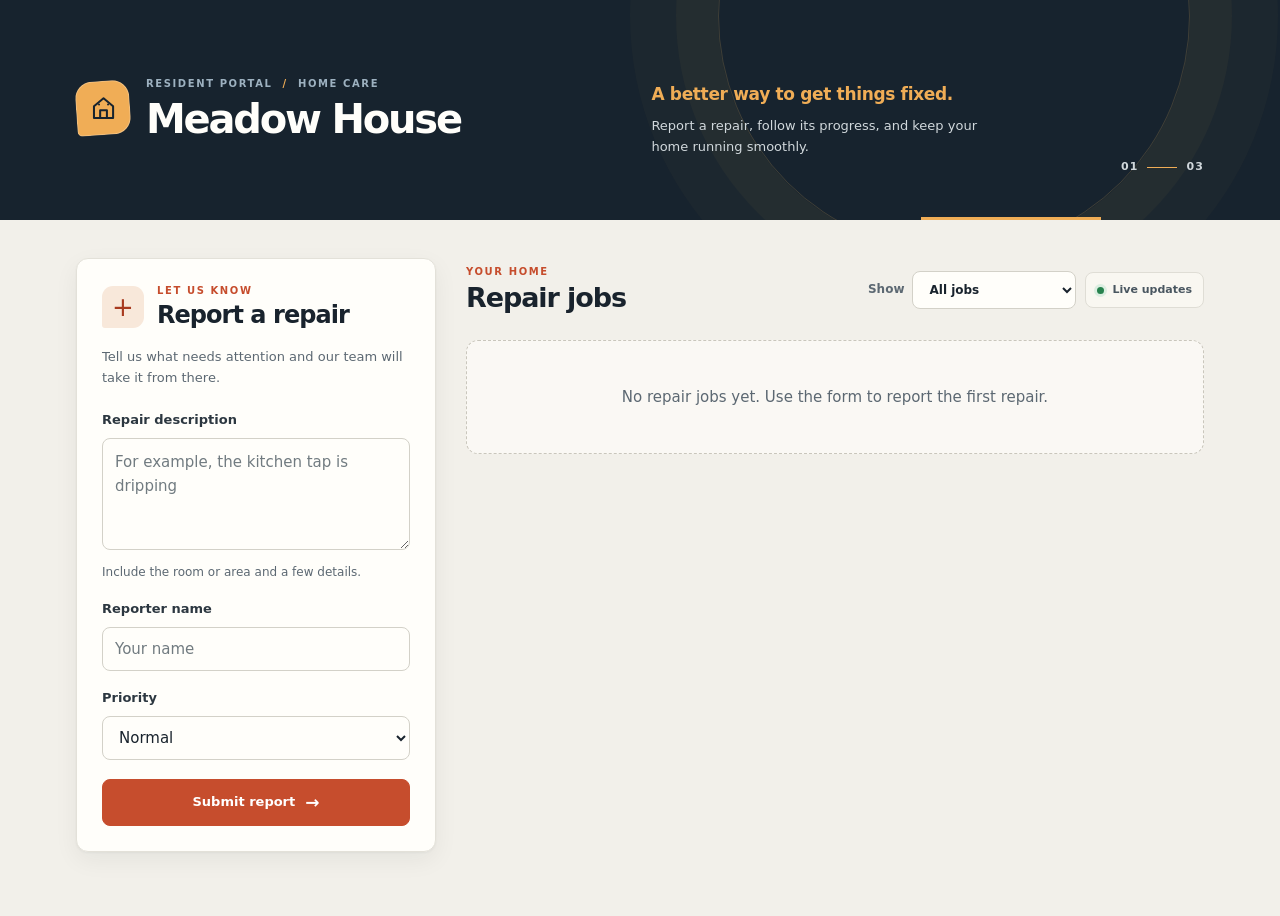
<file: index.html>
<!doctype html>
<html lang="en-GB">
<head>
<meta charset="utf-8">
<meta name="viewport" content="width=device-width,initial-scale=1">
<title>Meadow House | Resident repairs</title>
<link rel="stylesheet" href="styles.css">
</head>
<body>
<header class="site-header">
  <div class="header-inner">
    <div class="brand">
      <span class="brand-mark" aria-hidden="true">
        <svg viewBox="0 0 24 24" fill="none">
          <path d="m3.5 10 8.5-7 8.5 7v10.5h-17V10Z" stroke="currentColor" stroke-width="1.8" stroke-linejoin="round"/>
          <path d="M9 20.5v-7h6v7M8 8.5h.01M16 8.5h.01" stroke="currentColor" stroke-width="1.8" stroke-linecap="round" stroke-linejoin="round"/>
        </svg>
      </span>
      <div>
        <p class="eyebrow">Resident portal <span aria-hidden="true">/</span> Home care</p>
        <h1>Meadow House</h1>
      </div>
    </div>
    <div class="header-message">
      <p class="header-kicker">A better way to get things fixed.</p>
      <p class="sub">Report a repair, follow its progress, and keep your home running smoothly.</p>
    </div>
    <span class="header-index" aria-hidden="true">01 <i></i> 03</span>
  </div>
</header>

<main>
  <section class="panel" aria-labelledby="report-h">
    <div class="section-heading">
      <span class="section-icon" aria-hidden="true">+</span>
      <div>
        <p class="eyebrow">Let us know</p>
        <h2 id="report-h">Report a repair</h2>
      </div>
    </div>
    <p class="section-intro">Tell us what needs attention and our team will take it from there.</p>
    <form id="report" novalidate>
      <div class="field">
        <label for="desc">Repair description</label>
        <textarea id="desc" placeholder="For example, the kitchen tap is dripping" aria-describedby="desc-hint desc-err"></textarea>
        <p class="hint" id="desc-hint">Include the room or area and a few details.</p>
        <p class="err" id="desc-err"></p>
      </div>
      <div class="field">
        <label for="reporter">Reporter name</label>
        <input id="reporter" type="text" autocomplete="name" placeholder="Your name" aria-describedby="rep-err">
        <p class="err" id="rep-err"></p>
      </div>
      <div class="field">
        <label for="prio">Priority</label>
        <select id="prio"><option>Normal</option><option>Urgent</option></select>
      </div>
      <button class="submit-button" type="submit">Submit report <span aria-hidden="true">→</span></button>
      <div class="notice" id="create-msg" role="status" tabindex="-1"></div>
    </form>
  </section>

  <section class="jobs-section" aria-labelledby="jobs-h">
    <div class="jobs-heading">
      <div>
        <p class="eyebrow">Your home</p>
        <h2 id="jobs-h">Repair jobs</h2>
      </div>
      <div class="jobs-tools">
        <label class="filter-control" for="job-filter">
          <span>Show</span>
          <select id="job-filter">
            <option value="all">All jobs</option>
            <option value="New">New jobs</option>
            <option value="In Progress">In Progress</option>
            <option value="Completed">Completed</option>
            <option value="urgent">Urgent priority</option>
          </select>
        </label>
        <span class="live-label"><span aria-hidden="true"></span> Live updates</span>
      </div>
    </div>
    <div id="view"></div>
  </section>
</main>

<script src="app.js"></script>
</body>
</html>
</file>
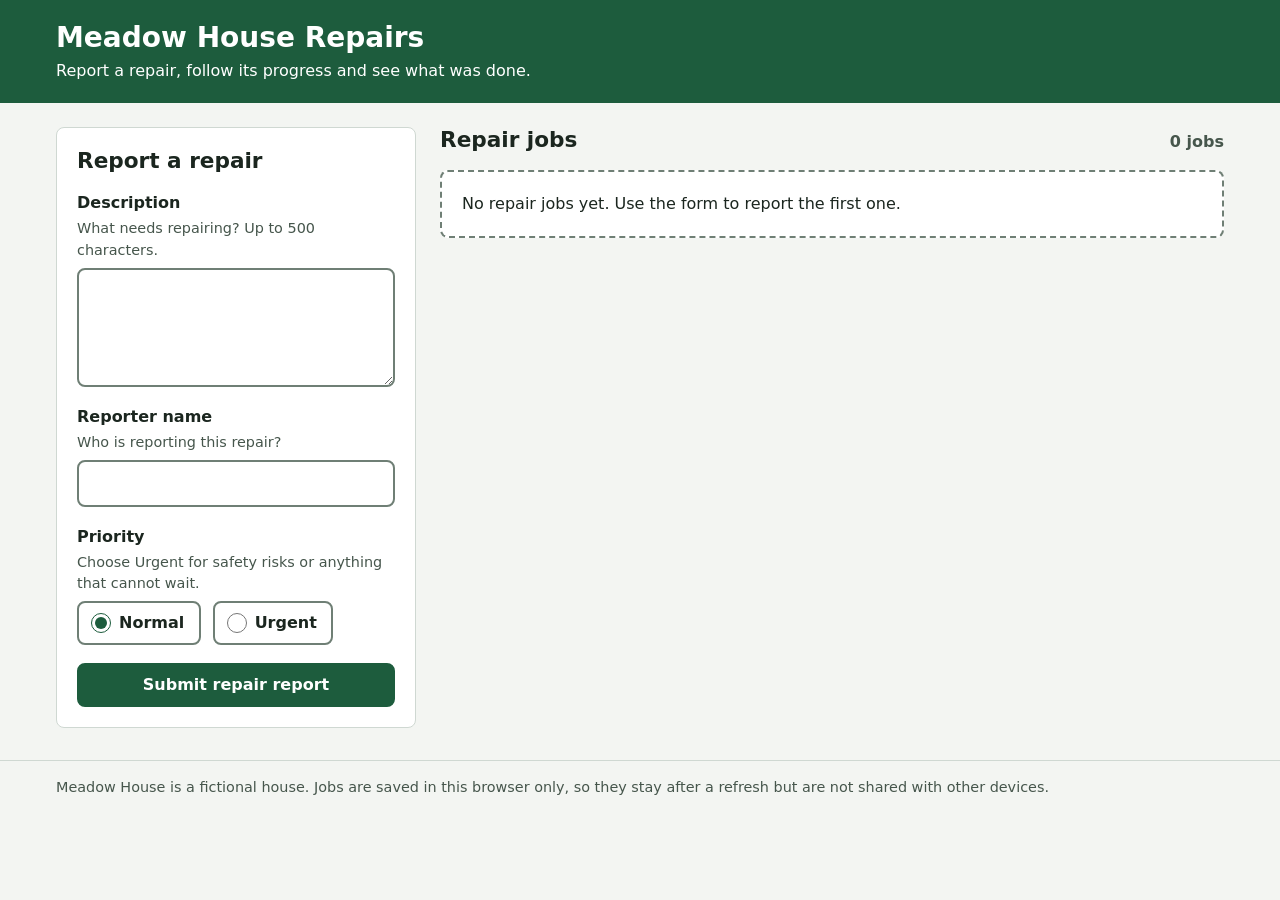
<file: meadow-house-repairs/index.html>
<!DOCTYPE html>
<!--
  Meadow House Repairs
  --------------------------------------------------------------
  This file holds the page STRUCTURE only.
    - Styling lives in css/styles.css
    - Behaviour lives in the js/ folder (loaded at the bottom of this file)
  Job cards are created by js/ui-jobs.js and inserted into #job-list.
-->
<html lang="en-GB">
<head>
  <meta charset="utf-8">
  <meta name="viewport" content="width=device-width, initial-scale=1">
  <title>Meadow House Repairs</title>
  <link rel="stylesheet" href="css/styles.css">
</head>
<body>

  <!-- Lets keyboard users jump past the form straight to the jobs -->
  <a class="skip-link" href="#jobs-heading">Skip to repair jobs</a>

  <header class="site-header">
    <div class="container">
      <h1>Meadow House Repairs</h1>
      <p class="site-header__intro">Report a repair, follow its progress and see what was done.</p>
    </div>
  </header>

  <main class="container layout">

    <!-- Shown if the browser cannot save data (see app.js) -->
    <div id="storage-notice" class="notice notice--error layout__notice" role="alert" hidden></div>

    <noscript>
      <p class="notice notice--error layout__notice">
        This app needs JavaScript to be turned on in your browser.
      </p>
    </noscript>

    <!-- ============ LEFT: the repair report form ============ -->
    <section class="panel" aria-labelledby="form-heading">
      <h2 id="form-heading">Report a repair</h2>

      <!--
        novalidate: we show our own, clearer error messages (see js/ui-form.js)
        instead of the browser's pop-up bubbles.
      -->
      <form id="report-form" novalidate>

        <div class="field">
          <label for="description">Description</label>
          <p id="description-hint" class="hint">What needs repairing? Up to 500 characters.</p>
          <textarea id="description" name="description" rows="4" maxlength="500"
                    required aria-required="true" aria-describedby="description-hint"></textarea>
          <p id="description-error" class="error" hidden></p>
        </div>

        <div class="field">
          <label for="reporter">Reporter name</label>
          <p id="reporter-hint" class="hint">Who is reporting this repair?</p>
          <input id="reporter" name="reporter" type="text" maxlength="80" autocomplete="off"
                 required aria-required="true" aria-describedby="reporter-hint">
          <p id="reporter-error" class="error" hidden></p>
        </div>

        <fieldset class="field fieldset">
          <legend>Priority</legend>
          <p id="priority-hint" class="hint">Choose Urgent for safety risks or anything that cannot wait.</p>
          <div class="radio-row">
            <div class="radio">
              <input type="radio" id="priority-normal" name="priority" value="Normal" checked
                     aria-describedby="priority-hint">
              <label for="priority-normal">Normal</label>
            </div>
            <div class="radio">
              <input type="radio" id="priority-urgent" name="priority" value="Urgent"
                     aria-describedby="priority-hint">
              <label for="priority-urgent">Urgent</label>
            </div>
          </div>
          <p id="priority-error" class="error" hidden></p>
        </fieldset>

        <button type="submit" class="btn btn--primary btn--block">Submit repair report</button>

        <!-- Confirmation or "please fix" summary appears here (announced to screen readers) -->
        <div id="form-status" class="form-status" role="status" aria-live="polite"></div>
      </form>
    </section>

    <!-- ============ RIGHT: the list of repair jobs ============ -->
    <section class="jobs" aria-labelledby="jobs-heading">
      <div class="jobs__header">
        <h2 id="jobs-heading" tabindex="-1">Repair jobs</h2>
        <p id="job-count" class="jobs__count"></p>
      </div>

      <p id="empty-message" class="empty" hidden>
        No repair jobs yet. Use the form to report the first one.
      </p>

      <!-- Job cards are inserted here by js/ui-jobs.js (newest first) -->
      <div id="job-list" class="job-list"></div>
    </section>

  </main>

  <footer class="site-footer">
    <div class="container">
      <p>Meadow House is a fictional house. Jobs are saved in this browser only, so they stay after a refresh but are not shared with other devices.</p>
    </div>
  </footer>

  <!--
    Scripts: loaded in dependency order (each one uses the ones above it).
    "defer" means they run after the page has been read, in this order.
  -->
  <script defer src="js/config.js"></script>      <!-- fixed values            -->
  <script defer src="js/validation.js"></script>  <!-- input rules             -->
  <script defer src="js/jobs.js"></script>        <!-- job business rules      -->
  <script defer src="js/storage.js"></script>     <!-- localStorage saving     -->
  <script defer src="js/format.js"></script>      <!-- date/text formatting    -->
  <script defer src="js/dom.js"></script>         <!-- safe element builders   -->
  <script defer src="js/ui-form.js"></script>     <!-- report form behaviour   -->
  <script defer src="js/ui-jobs.js"></script>     <!-- job cards and updates   -->
  <script defer src="js/app.js"></script>         <!-- starts everything       -->
</body>
</html>
</file>
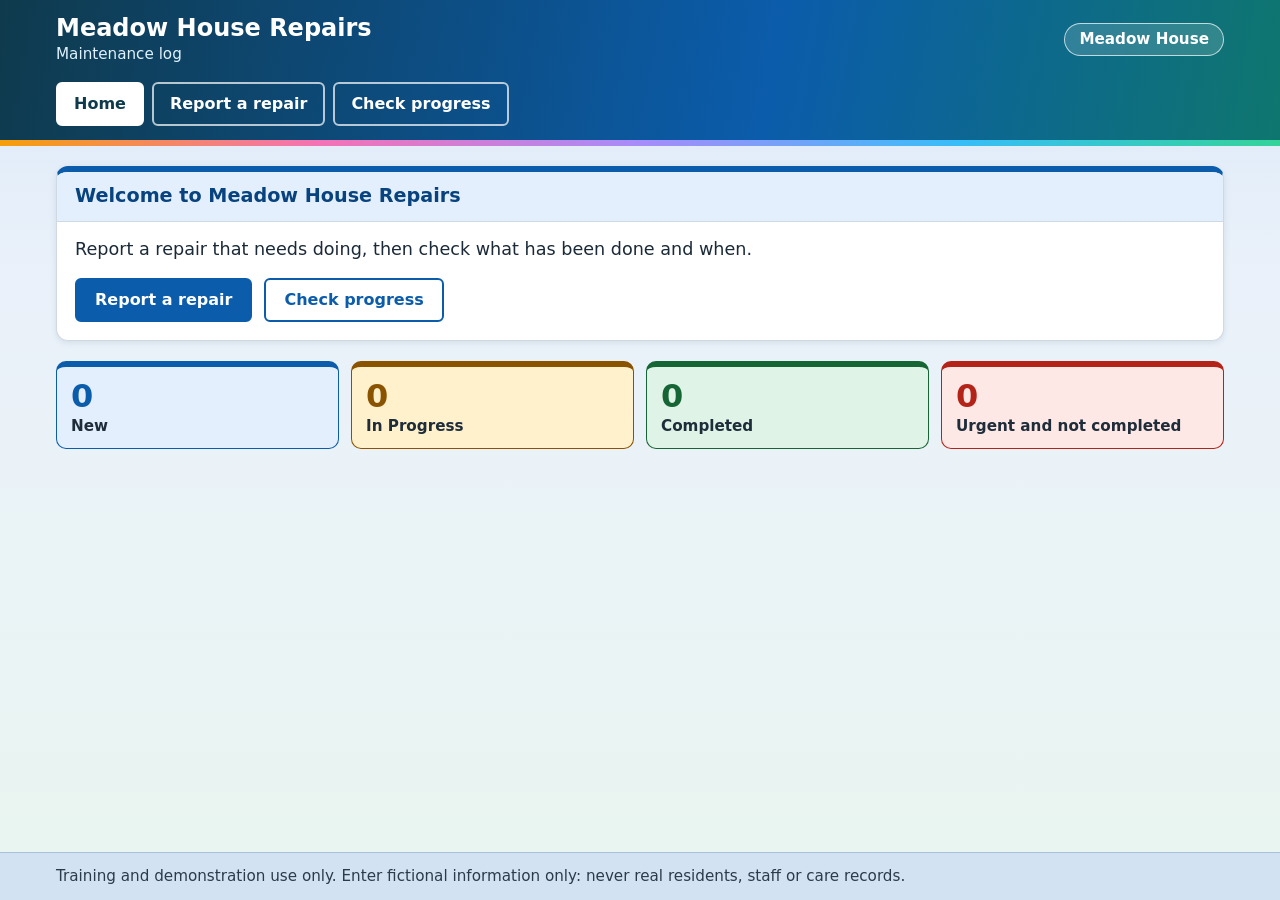
<file: hackathon 2/index (7).html>
<!doctype html>
<html lang="en-GB">
<head>
  <meta charset="utf-8">
  <meta name="viewport" content="width=device-width, initial-scale=1">
  <meta name="theme-color" content="#0f3a4d">
  <title>Home – Meadow House Repairs</title>
  <style>
:root {
  --bg: #eaf1fa;
  --surface: #ffffff;
  --ink: #1b2a38;
  --muted: #475569;
  --line: #cfd9e4;
  --input-border: #5b6b7b;

  --navy: #0f3a4d;
  --blue: #0b5cab;
  --blue-dark: #08437f;
  --teal: #0f766e;
  --green: #166534;
  --purple: #5b21b6;
  --danger: #b42318;
  --focus: #0b57d0;
}

* { box-sizing: border-box; }

body {
  margin: 0;
  min-height: 100vh;
  display: flex;
  flex-direction: column;
  font-family: system-ui, -apple-system, "Segoe UI", Roboto, Arial, sans-serif;
  font-size: 1rem;
  line-height: 1.5;
  background-color: var(--bg);
  background-image: linear-gradient(180deg, #dbe9f8 0, #eaf1fa 280px, #e9f5f0 100%);
  background-attachment: fixed;
  color: var(--ink);
}
main { flex: 1; width: 100%; }

.wrap {
  max-width: 1200px;
  margin: 0 auto;
  padding: 0 16px;
}

.skip-link {
  position: absolute;
  left: 8px;
  top: -100px;
  background: #fff;
  color: var(--ink);
  padding: 8px 12px;
  border: 2px solid var(--ink);
  border-radius: 6px;
  z-index: 10;
}
.skip-link:focus { top: 8px; }

/* App bar */
.app-bar {
  position: relative;
  background-color: var(--navy);
  background-image: linear-gradient(100deg, #0f3a4d 0%, #0b5cab 60%, #0f766e 100%);
  color: #fff;
  padding-bottom: 6px;
  margin-bottom: 20px;
}
.app-bar::after {
  content: "";
  position: absolute;
  left: 0;
  right: 0;
  bottom: 0;
  height: 6px;
  background: linear-gradient(90deg, #f59e0b, #f472b6, #a78bfa, #38bdf8, #34d399);
}
.app-bar-inner {
  display: flex;
  align-items: center;
  justify-content: space-between;
  gap: 12px;
  padding-top: 14px;
  padding-bottom: 14px;
}
.brand { min-width: 0; }
.brand h1 { margin: 0; font-size: 1.5rem; line-height: 1.2; font-weight: 700; }
.brand p { margin: 0; font-size: 0.95rem; color: #e0f2fe; }
.house-chip {
  margin: 0;
  flex: none;
  padding: 4px 14px;
  border: 1px solid rgba(255, 255, 255, 0.7);
  border-radius: 999px;
  font-weight: 600;
  font-size: 0.95rem;
  background: rgba(255, 255, 255, 0.15);
}

h2 { margin: 0 0 12px; font-size: 1.2rem; line-height: 1.3; color: var(--navy); }
h3 { margin: 0; font-size: 1.1rem; line-height: 1.3; }
h4 { margin: 16px 0 8px; font-size: 1rem; color: var(--navy); }

/* Summary strip */
.summary {
  display: grid;
  grid-template-columns: repeat(2, minmax(0, 1fr));
  gap: 12px;
  margin-bottom: 20px;
}
@media (min-width: 700px) {
  .summary { grid-template-columns: repeat(4, minmax(0, 1fr)); }
}
.tile {
  --tone: var(--blue);
  --wash: #e3effc;
  background: var(--wash);
  border: 1px solid var(--tone);
  border-top: 6px solid var(--tone);
  border-radius: 10px;
  padding: 10px 14px;
}
.tile p { margin: 0; }
.tile-num { font-size: 2rem; font-weight: 700; line-height: 1.2; color: var(--tone); }
.tile-label { font-size: 0.95rem; color: #1f2d3a; font-weight: 600; }
.tile-new { --tone: #0b5cab; --wash: #e3effc; }
.tile-progress { --tone: #8a5300; --wash: #fff1cc; }
.tile-completed { --tone: #166534; --wash: #dff3e6; }
.tile-urgent { --tone: #b42318; --wash: #fde8e6; }

/* Layout */
.layout {
  display: grid;
  grid-template-columns: minmax(0, 1fr);
  gap: 20px;
  padding-bottom: 32px;
}
@media (min-width: 900px) {
  .layout {
    grid-template-columns: minmax(300px, 400px) minmax(0, 1fr);
    align-items: start;
  }
}

.panel {
  --band: #e3effc;
  --band-ink: #08437f;
  background: var(--surface);
  border: 1px solid var(--line);
  border-radius: 12px;
  padding: 0 18px 18px;
  min-width: 0;
  overflow: hidden;
  box-shadow: 0 2px 6px rgba(15, 58, 77, 0.1);
}
.panel-report { --band: #fff1cc; --band-ink: #6b3f00; border-top: 6px solid #f59e0b; }
.panel-jobs { --band: #ebe7fb; --band-ink: #3b2a8f; border-top: 6px solid #6d4fd6; }
.panel > h2 {
  margin: 0 -18px 14px;
  padding: 12px 18px;
  background: var(--band);
  color: var(--band-ink);
  border-bottom: 1px solid var(--line);
}

.house-line { margin: 0 0 12px; color: var(--muted); }
.house-line strong {
  color: #0b4f4a;
  background: #d5f3ee;
  padding: 1px 10px;
  border-radius: 999px;
}

/* Forms */
.field { margin-bottom: 14px; }
.field.inline { display: flex; align-items: center; gap: 8px; margin: 0; }
label { display: block; font-weight: 600; margin-bottom: 4px; }
.field.inline label { margin: 0; }
.hint { margin: 0 0 6px; color: var(--muted); font-size: 0.9rem; }

textarea, input[type="text"], select {
  display: block;
  width: 100%;
  max-width: 100%;
  font: inherit;
  color: var(--ink);
  background: #fff;
  border: 1px solid var(--input-border);
  border-radius: 6px;
  padding: 8px 10px;
  min-height: 44px;
}
.field.inline select { width: auto; }
textarea { resize: vertical; }

[aria-invalid="true"] {
  border: 2px solid var(--danger);
  background: #fff6f5;
}

.field-error {
  margin: 6px 0 0;
  color: var(--danger);
  font-weight: 600;
  font-size: 0.95rem;
  overflow-wrap: anywhere;
}

:focus-visible {
  outline: 3px solid var(--focus);
  outline-offset: 2px;
}

/* Buttons */
.btn {
  font: inherit;
  font-weight: 600;
  min-height: 44px;
  padding: 8px 18px;
  border-radius: 6px;
  border: 2px solid var(--blue);
  cursor: pointer;
}
.btn.primary { background: var(--blue); color: #fff; }
.btn.primary:hover { background: var(--blue-dark); border-color: var(--blue-dark); }
.btn.secondary { background: #fff; color: var(--blue); }
.btn.secondary:hover { background: #dbeafe; }
.btn.success { background: var(--green); border-color: var(--green); color: #fff; }
.btn.success:hover { background: #124d28; border-color: #124d28; }

/* Messages */
.message { margin: 0 0 14px; }
.message:empty { display: none; }
.message, .feedback {
  padding: 10px 12px;
  border-radius: 6px;
  border-left: 6px solid;
  overflow-wrap: anywhere;
}
.success { background: #dcf3e4; border-color: var(--green); color: #14391f; }
.error { background: #fde3e0; border-color: var(--danger); color: #7a1c14; }
.message a { color: inherit; font-weight: 600; }

.banner {
  background: #fff4d6;
  border: 2px solid #7a4b00;
  color: #4a2c00;
  padding: 10px 12px;
  border-radius: 6px;
  margin-bottom: 16px;
}

/* Job list */
.toolbar {
  display: flex;
  flex-wrap: wrap;
  align-items: center;
  justify-content: space-between;
  gap: 8px 16px;
  margin-bottom: 14px;
}
.count { margin: 0; color: #3b2a8f; font-weight: 600; }
.empty {
  color: #3b2a8f;
  background: #f3f0fd;
  border: 2px dashed #8b73e0;
  border-radius: 8px;
  padding: 16px;
  margin: 8px 0;
}

.job {
  --accent: var(--blue);
  --tint: #e3effc;
  background: #fff;
  border: 1px solid var(--line);
  border-left: 8px solid var(--accent);
  border-radius: 10px;
  padding: 0 16px 16px;
  margin-bottom: 16px;
  min-width: 0;
  overflow: hidden;
  box-shadow: 0 1px 4px rgba(15, 58, 77, 0.1);
}
.job.status-new { --accent: #0b5cab; --tint: #e3effc; }
.job.status-in-progress { --accent: #d98a00; --tint: #fff1cc; }
.job.status-completed { --accent: #2e9e5b; --tint: #dff3e6; }
.job.is-urgent { border-top: 4px solid var(--danger); }

.job-header {
  display: flex;
  flex-wrap: wrap;
  align-items: center;
  gap: 8px;
  margin: 0 -16px 12px;
  padding: 10px 16px;
  background: var(--tint);
  border-bottom: 1px solid var(--line);
}
.job-header h3 { margin-right: auto; color: #14232f; }

.badge {
  display: inline-block;
  font-size: 0.9rem;
  font-weight: 700;
  padding: 2px 10px;
  border-radius: 999px;
  border: 1px solid transparent;
}
.badge.status-new { background: #0b5cab; color: #fff; border-color: #08437f; }
.badge.status-in-progress { background: #fbbf24; color: #3b2300; border-color: #8a5300; }
.badge.status-completed { background: #166534; color: #fff; border-color: #124d28; }
.badge.priority-normal { background: #fff; color: #334155; border-color: #64748b; }
.badge.priority-urgent { background: var(--danger); color: #fff; border-color: #7a1c14; }

.feedback { margin: 0 0 12px; }

.details { margin: 0; }
.details div { margin-bottom: 8px; }
.details dt { font-weight: 700; color: var(--teal); font-size: 0.95rem; }
.details dd { margin: 0; }

.user-text { white-space: pre-wrap; overflow-wrap: anywhere; }

/* History timeline */
.history { list-style: none; margin: 0; padding: 0 0 0 4px; }
.history li {
  position: relative;
  margin: 0 0 0 7px;
  padding: 0 0 12px 20px;
  border-left: 3px solid var(--line);
}
.history li:last-child { padding-bottom: 0; border-left-color: transparent; }
.history li::before {
  content: "";
  position: absolute;
  left: -9px;
  top: 4px;
  width: 15px;
  height: 15px;
  border-radius: 50%;
  background: var(--dot, var(--muted));
  border: 2px solid #fff;
  box-shadow: 0 0 0 1px var(--dot, var(--muted));
}
.history li.hist-created { --dot: #0b5cab; }
.history li.hist-status { --dot: #d98a00; }
.history li.hist-note { --dot: #7c3aed; }
.history li.hist-completed { --dot: #2e9e5b; }
.hist-time { display: block; color: var(--muted); font-size: 0.95rem; }
.hist-label { font-weight: 700; }
.hist-created .hist-label { color: #08437f; }
.hist-status .hist-label { color: #7a4700; }
.hist-note .hist-label { color: var(--purple); }
.hist-completed .hist-label { color: #145a32; }

.actions {
  margin-top: 16px;
  padding-top: 2px;
  border-top: 2px dashed var(--line);
}
.update-form {
  margin-top: 14px;
  padding: 12px;
  border: 1px solid var(--line);
  border-left: 6px solid var(--input-border);
  border-radius: 8px;
}
.update-form.progress-form { background: #ebe7fb; border-color: #a592ec; border-left-color: #6d4fd6; }
.update-form.complete-form { background: #e2f4e8; border-color: #8fcfa4; border-left-color: #2e9e5b; }
.update-form .field { margin-bottom: 10px; }
.done-note {
  color: #14391f;
  background: #dcf3e4;
  border-radius: 8px;
  padding: 8px 12px;
  margin: 14px 0 0;
}

/* Footer */
.app-footer {
  background: #d3e2f3;
  border-top: 1px solid #a9c1db;
  color: #2b3b4b;
  padding: 12px 0;
}
.app-footer p { margin: 0; font-size: 0.95rem; }

.sr-only {
  position: absolute;
  width: 1px;
  height: 1px;
  overflow: hidden;
  clip: rect(0 0 0 0);
  white-space: nowrap;
}

@media (max-width: 480px) {
  .panel { padding: 0 14px 14px; }
  .panel > h2 { margin: 0 -14px 14px; padding: 12px 14px; }
  .btn { width: 100%; }
  .brand h1 { font-size: 1.25rem; }
  .house-chip { padding: 2px 10px; }
}

/* Pages and navigation */
.app-bar-inner { flex-wrap: wrap; }
.main-nav {
  flex-basis: 100%;
  display: flex;
  flex-wrap: wrap;
  gap: 8px;
  padding-top: 4px;
}
.nav-link {
  display: inline-flex;
  align-items: center;
  min-height: 44px;
  padding: 6px 16px;
  border: 2px solid rgba(255, 255, 255, 0.7);
  border-radius: 6px;
  color: #fff;
  font-weight: 600;
  text-decoration: none;
}
.nav-link:hover { background: rgba(255, 255, 255, 0.2); }
.nav-link[aria-current="page"] { background: #fff; color: var(--navy); border-color: #fff; }
.nav-link:focus-visible, .skip-link:focus-visible { outline: 3px solid #fff; outline-offset: 2px; }

.view[hidden] { display: none; }
.narrow { max-width: 720px; margin: 0 auto; }
.panel-home { --band: #e3effc; --band-ink: #08437f; border-top: 6px solid var(--blue); margin-bottom: 20px; }
.lead { margin: 0 0 16px; font-size: 1.1rem; }
.actions-row { display: flex; flex-wrap: wrap; gap: 12px; }
a.btn { display: inline-flex; align-items: center; justify-content: center; text-decoration: none; text-align: center; }
h2:focus, main:focus { outline: none; }
h2:focus-visible, main:focus-visible { outline: 3px solid var(--focus); outline-offset: 2px; }

</style>
</head>
<body>
  <a class="skip-link" href="#main">Skip to main content</a>

  <header class="app-bar">
    <div class="wrap app-bar-inner">
      <div class="brand">
        <h1>Meadow House Repairs</h1>
        <p>Maintenance log</p>
      </div>
      <p class="house-chip">Meadow House</p>
      <nav class="main-nav" aria-label="Main">
        <a class="nav-link" href="#home" data-view="home">Home</a>
        <a class="nav-link" href="#report" data-view="report">Report a repair</a>
        <a class="nav-link" href="#progress" data-view="progress">Check progress</a>
      </nav>
    </div>
  </header>

  <main class="wrap" id="main" tabindex="-1">
    <div id="storage-warning" class="banner" role="alert" hidden>
      Your changes could not be saved in this browser, so they will be lost when the page is refreshed.
    </div>
    <noscript><p class="banner">This app needs JavaScript to be turned on.</p></noscript>

    <!-- HOME -->
    <section id="view-home" class="view" aria-labelledby="home-heading">
      <div class="panel panel-home">
        <h2 id="home-heading" tabindex="-1">Welcome to Meadow House Repairs</h2>
        <p class="lead">Report a repair that needs doing, then check what has been done and when.</p>
        <div class="actions-row">
          <a class="btn primary" href="#report">Report a repair</a>
          <a class="btn secondary" href="#progress">Check progress</a>
        </div>
      </div>

      <section class="summary" role="group" aria-label="Job summary">
        <div class="tile tile-new">
          <p class="tile-num" id="sum-new">0</p>
          <p class="tile-label">New</p>
        </div>
        <div class="tile tile-progress">
          <p class="tile-num" id="sum-progress">0</p>
          <p class="tile-label">In Progress</p>
        </div>
        <div class="tile tile-completed">
          <p class="tile-num" id="sum-completed">0</p>
          <p class="tile-label">Completed</p>
        </div>
        <div class="tile tile-urgent">
          <p class="tile-num" id="sum-urgent">0</p>
          <p class="tile-label">Urgent and not completed</p>
        </div>
      </section>
    </section>

    <!-- REPORT -->
    <section id="view-report" class="view" aria-labelledby="report-heading" hidden>
      <div class="panel panel-report narrow">
        <h2 id="report-heading" tabindex="-1">Report a repair</h2>
        <p class="house-line">House: <strong>Meadow House</strong></p>

        <div id="form-message" class="message" role="status" tabindex="-1"></div>

        <form id="report-form" novalidate>
          <div class="field">
            <label for="description">Description of the repair (required)</label>
            <p class="hint" id="description-hint">For example: Garden fence damaged.</p>
            <textarea id="description" name="description" rows="4" maxlength="1000"
              data-hint="description-hint" aria-describedby="description-hint"></textarea>
            <p class="field-error" id="description-error" hidden></p>
          </div>

          <div class="field">
            <label for="reporter">Reporter name (required)</label>
            <input id="reporter" name="reporter" type="text" maxlength="100" autocomplete="off">
            <p class="field-error" id="reporter-error" hidden></p>
          </div>

          <div class="field">
            <label for="priority">Priority</label>
            <select id="priority" name="priority">
              <option value="Normal">Normal</option>
              <option value="Urgent">Urgent</option>
            </select>
          </div>

          <button type="submit" class="btn primary">Submit repair report</button>
        </form>
      </div>
    </section>

    <!-- PROGRESS -->
    <section id="view-progress" class="view" aria-labelledby="jobs-heading" hidden>
      <div class="panel panel-jobs">
        <h2 id="jobs-heading" tabindex="-1">Check progress of repairs</h2>

        <div class="toolbar">
          <div class="field inline">
            <label for="filter">Show</label>
            <select id="filter">
              <option value="all">All jobs</option>
              <option value="New">New</option>
              <option value="In Progress">In Progress</option>
              <option value="Completed">Completed</option>
            </select>
          </div>
          <p id="job-count" class="count"></p>
        </div>

        <div id="job-list"></div>
      </div>
    </section>
  </main>

  <footer class="app-footer">
    <div class="wrap">
      <p>Training and demonstration use only. Enter fictional information only: never real residents, staff or care records.</p>
    </div>
  </footer>

  <script>
/* Meadow House Repairs
 * Plain JavaScript, no framework. Data is kept in browser localStorage.
 * All user-typed text is added to the page with textContent / text nodes,
 * never innerHTML, so HTML-looking text is shown literally.
 */
(function () {
  'use strict';

  const STORAGE_KEY = 'meadowHouseRepairs.v1';
  const HOUSE_NAME = 'Meadow House';
  const PRIORITIES = ['Normal', 'Urgent'];
  const STATUSES = ['New', 'In Progress', 'Completed'];

  const dateFmt = new Intl.DateTimeFormat('en-GB', {
    day: 'numeric', month: 'short', year: 'numeric',
    hour: '2-digit', minute: '2-digit', second: '2-digit', hour12: false
  });

  // ---------- State and storage ----------

  let storageOk = true;
  let state = loadState();
  const drafts = new Map();    // job id -> { progress, completion } unsent text
  const feedback = new Map();  // job id -> { kind, text } last result shown on the card

  function emptyState() {
    return { version: 1, nextNumber: 1, jobs: [] };
  }

  function cleanJob(j) {
    if (!j || typeof j !== 'object') return null;
    if (typeof j.id !== 'string' || typeof j.description !== 'string' ||
        typeof j.reporter !== 'string' || typeof j.createdAt !== 'string') return null;
    if (!PRIORITIES.includes(j.priority) || !STATUSES.includes(j.status)) return null;
    const history = Array.isArray(j.history)
      ? j.history
          .filter((e) => e && typeof e.at === 'string' && typeof e.type === 'string')
          .map((e) => ({
            type: e.type,
            status: typeof e.status === 'string' ? e.status : '',
            text: typeof e.text === 'string' ? e.text : '',
            at: e.at
          }))
      : [];
    return {
      id: j.id,
      house: HOUSE_NAME,
      description: j.description,
      reporter: j.reporter,
      priority: j.priority,
      status: j.status,
      createdAt: j.createdAt,
      completionNote: typeof j.completionNote === 'string' ? j.completionNote : '',
      completedAt: typeof j.completedAt === 'string' ? j.completedAt : '',
      history
    };
  }

  function loadState() {
    try {
      const raw = window.localStorage.getItem(STORAGE_KEY);
      if (!raw) return emptyState();
      const parsed = JSON.parse(raw);
      if (!parsed || !Array.isArray(parsed.jobs)) return emptyState();
      const jobs = parsed.jobs.map(cleanJob).filter(Boolean);
      let next = Number.isInteger(parsed.nextNumber) ? parsed.nextNumber : 1;
      jobs.forEach((j) => {
        const m = /^MH-(\d+)$/.exec(j.id);
        if (m) next = Math.max(next, parseInt(m[1], 10) + 1);
      });
      return { version: 1, nextNumber: next, jobs };
    } catch (e) {
      return emptyState();
    }
  }

  function saveState() {
    try {
      window.localStorage.setItem(STORAGE_KEY, JSON.stringify(state));
      storageOk = true;
    } catch (e) {
      storageOk = false;
    }
    storageWarning.hidden = storageOk;
  }

  function allocateId() {
    let n = state.nextNumber;
    let id;
    do {
      id = 'MH-' + String(n).padStart(4, '0');
      n += 1;
    } while (state.jobs.some((j) => j.id === id));
    state.nextNumber = n;
    return id;
  }

  function findJob(id) {
    return state.jobs.find((j) => j.id === id);
  }

  function nowIso() {
    return new Date().toISOString();
  }

  function formatDate(iso) {
    const d = new Date(iso);
    return Number.isNaN(d.getTime()) ? iso : dateFmt.format(d);
  }

  function latestProgressNote(job) {
    for (let i = job.history.length - 1; i >= 0; i--) {
      if (job.history[i].type === 'note') return job.history[i];
    }
    return null;
  }

  // ---------- DOM helpers ----------

  function h(tag, props, ...kids) {
    const node = document.createElement(tag);
    if (props) {
      Object.keys(props).forEach((k) => {
        const v = props[k];
        if (v === null || v === undefined || v === false) return;
        if (k === 'class') node.className = v;
        else if (k === 'text') node.textContent = v;
        else if (k.indexOf('on') === 0) node.addEventListener(k.slice(2), v);
        else node.setAttribute(k, v === true ? '' : v);
      });
    }
    kids.flat().forEach((kid) => {
      if (kid !== null && kid !== undefined) node.append(kid); // strings become text nodes
    });
    return node;
  }

  function showError(input, errEl, message) {
    errEl.textContent = 'Error: ' + message;
    errEl.hidden = false;
    input.setAttribute('aria-invalid', 'true');
    const hint = input.dataset.hint;
    input.setAttribute('aria-describedby', (hint ? hint + ' ' : '') + errEl.id);
  }

  function clearError(input, errEl) {
    errEl.textContent = '';
    errEl.hidden = true;
    input.removeAttribute('aria-invalid');
    const hint = input.dataset.hint;
    if (hint) input.setAttribute('aria-describedby', hint);
    else input.removeAttribute('aria-describedby');
  }

  function setDraft(id, key, value) {
    const d = drafts.get(id) || { progress: '', completion: '' };
    d[key] = value;
    drafts.set(id, d);
  }

  // ---------- Page elements ----------

  const form = document.getElementById('report-form');
  const descEl = document.getElementById('description');
  const descErr = document.getElementById('description-error');
  const repEl = document.getElementById('reporter');
  const repErr = document.getElementById('reporter-error');
  const prioEl = document.getElementById('priority');
  const formMessage = document.getElementById('form-message');
  const listEl = document.getElementById('job-list');
  const filterEl = document.getElementById('filter');
  const countEl = document.getElementById('job-count');
  const storageWarning = document.getElementById('storage-warning');

  // ---------- Rendering ----------

  function statusClass(status) {
    return 'status-' + status.toLowerCase().replace(/\s+/g, '-');
  }

  function historyLabel(entry) {
    if (entry.type === 'note') return 'Progress note';
    return entry.status || 'Update';
  }

  function detailRow(label, valueNode) {
    return h('div', null, h('dt', { text: label }), h('dd', null, valueNode));
  }

  function textValue(text) {
    return h('span', { class: 'user-text', text });
  }

  function buildCard(job) {
    const id = job.id;
    const draft = drafts.get(id) || { progress: '', completion: '' };
    const titleId = 'job-title-' + id;

    const card = h('article', {
      class: 'job ' + statusClass(job.status) + (job.priority === 'Urgent' ? ' is-urgent' : '') +
        (job.status === 'Completed' ? ' is-completed' : ''),
      id: 'job-' + id,
      'data-job-id': id,
      'aria-labelledby': titleId,
      tabindex: '-1'
    });

    card.append(
      h('div', { class: 'job-header' },
        h('h3', { id: titleId, text: 'Job ' + id }),
        h('span', { class: 'badge ' + statusClass(job.status), text: job.status }),
        h('span', {
          class: 'badge priority-' + job.priority.toLowerCase(),
          text: job.priority + ' priority'
        })
      )
    );

    const fb = feedback.get(id);
    if (fb) {
      card.append(h('p', {
        class: 'feedback ' + fb.kind,
        id: 'feedback-' + id,
        role: 'status',
        tabindex: '-1',
        text: fb.text
      }));
    }

    const note = latestProgressNote(job);
    const details = h('dl', { class: 'details' },
      detailRow('Description', textValue(job.description)),
      detailRow('Reported by', textValue(job.reporter)),
      detailRow('House', textValue(job.house)),
      detailRow('Reported on', h('time', { datetime: job.createdAt, text: formatDate(job.createdAt) })),
      detailRow('Latest progress note', note
        ? textValue(note.text)
        : h('span', { class: 'user-text', text: 'No progress notes yet.' }))
    );
    if (job.status === 'Completed') {
      details.append(
        detailRow('Completion note', textValue(job.completionNote)),
        detailRow('Completed on', h('time', { datetime: job.completedAt, text: formatDate(job.completedAt) }))
      );
    }
    card.append(details);

    const list = h('ol', { class: 'history' });
    job.history.forEach((entry) => {
      list.append(h('li', { class: 'hist-' + String(entry.type).replace(/[^a-z]/g, '') },
        h('span', { class: 'hist-time' }, h('time', { datetime: entry.at, text: formatDate(entry.at) })),
        h('span', { class: 'hist-label', text: historyLabel(entry) }),
        ' \u2013 ',
        h('span', { class: 'user-text', text: entry.text })
      ));
    });
    card.append(h('h4', { text: 'History' }), list);

    if (job.status === 'Completed') {
      card.append(h('p', { class: 'done-note', text: 'This job is completed. No further updates are needed.' }));
      return card;
    }

    const actions = h('section', { class: 'actions' }, h('h4', { text: 'Update this job' }));

    if (job.status === 'New') {
      actions.append(h('button', {
        type: 'button',
        class: 'btn secondary',
        text: 'Move to In Progress',
        onclick: () => moveToInProgress(id)
      }));
    }

    // Progress note form
    const progId = 'progress-' + id;
    const progErr = h('p', { class: 'field-error', id: progId + '-error', hidden: true });
    const progArea = h('textarea', {
      id: progId, rows: '3', maxlength: '1000', 'data-hint': progId + '-hint',
      'aria-describedby': progId + '-hint'
    });
    progArea.value = draft.progress;
    progArea.addEventListener('input', () => {
      setDraft(id, 'progress', progArea.value);
      clearError(progArea, progErr);
    });
    const progForm = h('form', { class: 'update-form progress-form', novalidate: true },
      h('div', { class: 'field' },
        h('label', { for: progId, text: 'Progress note (required)' }),
        h('p', { class: 'hint', id: progId + '-hint', text: 'What has been done so far?' }),
        progArea,
        progErr
      ),
      h('button', { type: 'submit', class: 'btn secondary', text: 'Save progress note' })
    );
    progForm.addEventListener('submit', (e) => {
      e.preventDefault();
      saveProgressNote(id, progArea, progErr);
    });
    actions.append(progForm);

    // Completion form
    const compId = 'completion-' + id;
    const compErr = h('p', { class: 'field-error', id: compId + '-error', hidden: true });
    const compArea = h('textarea', {
      id: compId, rows: '3', maxlength: '1000', 'data-hint': compId + '-hint',
      'aria-describedby': compId + '-hint'
    });
    compArea.value = draft.completion;
    compArea.addEventListener('input', () => {
      setDraft(id, 'completion', compArea.value);
      clearError(compArea, compErr);
    });
    const compForm = h('form', { class: 'update-form complete-form', novalidate: true },
      h('div', { class: 'field' },
        h('label', { for: compId, text: 'Completion note (required)' }),
        h('p', { class: 'hint', id: compId + '-hint', text: 'Explain what was done to finish this repair.' }),
        compArea,
        compErr
      ),
      h('button', { type: 'submit', class: 'btn success', text: 'Mark as Completed' })
    );
    compForm.addEventListener('submit', (e) => {
      e.preventDefault();
      completeJob(id, compArea, compErr);
    });
    actions.append(compForm);

    card.append(actions);
    return card;
  }

  function updateSummary() {
    const counts = { 'New': 0, 'In Progress': 0, 'Completed': 0 };
    let urgentOpen = 0;
    state.jobs.forEach((j) => {
      counts[j.status] += 1;
      if (j.priority === 'Urgent' && j.status !== 'Completed') urgentOpen += 1;
    });
    document.getElementById('sum-new').textContent = counts['New'];
    document.getElementById('sum-progress').textContent = counts['In Progress'];
    document.getElementById('sum-completed').textContent = counts['Completed'];
    document.getElementById('sum-urgent').textContent = urgentOpen;
  }

  function renderCard(job, focusFeedback) {
    const fresh = buildCard(job);
    const old = document.getElementById('job-' + job.id);
    if (old) old.replaceWith(fresh);
    else listEl.prepend(fresh);
    updateSummary();
    if (focusFeedback) {
      const fb = fresh.querySelector('.feedback');
      if (fb) fb.focus();
    }
  }

  function renderList() {
    const filter = filterEl.value;
    const jobs = state.jobs
      .slice()
      .reverse()
      .filter((j) => filter === 'all' || j.status === filter);

    listEl.replaceChildren();
    if (jobs.length === 0) {
      listEl.append(h('p', {
        class: 'empty',
        text: state.jobs.length === 0
          ? 'No repair jobs yet. Use the form to report a repair.'
          : 'No jobs match this filter.'
      }));
    } else {
      jobs.forEach((job) => listEl.append(buildCard(job)));
    }
    const total = state.jobs.length;
    countEl.textContent = filter === 'all'
      ? total + (total === 1 ? ' job saved' : ' jobs saved')
      : 'Showing ' + jobs.length + ' of ' + total + (total === 1 ? ' job' : ' jobs');
    updateSummary();
  }

  // ---------- Actions ----------

  function setFeedback(id, kind, text) {
    feedback.set(id, { kind, text });
  }

  function setFormMessage(kind, text, jobId) {
    formMessage.className = 'message ' + kind;
    formMessage.replaceChildren(text);
    if (jobId) {
      const link = h('a', { href: '#progress', text: 'View job ' + jobId + ' in Check progress' });
      link.addEventListener('click', (e) => {
        e.preventDefault();
        goToJob(jobId);
      });
      formMessage.append(' ', link);
    }
  }

  form.addEventListener('submit', (e) => {
    e.preventDefault();
    clearError(descEl, descErr);
    clearError(repEl, repErr);

    const problems = [];
    if (!descEl.value.trim()) {
      showError(descEl, descErr,
        'Enter a description of the repair. It cannot be empty or contain only spaces.');
      problems.push(descEl);
    }
    if (!repEl.value.trim()) {
      showError(repEl, repErr,
        'Enter the reporter name. It cannot be empty or contain only spaces.');
      problems.push(repEl);
    }
    if (problems.length > 0) {
      setFormMessage('error',
        'No repair was reported. Please fix the ' +
        (problems.length === 1 ? 'problem' : 'problems') +
        ' shown below. Anything valid you typed has been kept.');
      problems[0].focus();
      return;
    }

    state = loadState();
    const now = nowIso();
    const priority = prioEl.value === 'Urgent' ? 'Urgent' : 'Normal';
    const job = {
      id: allocateId(),
      house: HOUSE_NAME,
      description: descEl.value.trim(),
      reporter: repEl.value.trim(),
      priority,
      status: 'New',
      createdAt: now,
      completionNote: '',
      completedAt: '',
      history: [{ type: 'created', status: 'New', text: 'Job created', at: now }]
    };
    state.jobs.push(job);
    saveState();

    form.reset();
    prioEl.value = 'Normal';
    filterEl.value = 'all';
    renderList();
    setFormMessage('success',
      'Repair reported. Job ' + job.id + ' was created as New with ' + priority + ' priority.',
      job.id);
    formMessage.focus();
  });

  descEl.addEventListener('input', () => clearError(descEl, descErr));
  repEl.addEventListener('input', () => clearError(repEl, repErr));
  filterEl.addEventListener('change', renderList);

  function reloadJob(id) {
    state = loadState();
    return findJob(id);
  }

  function moveToInProgress(id) {
    const job = reloadJob(id);
    if (!job) return;
    if (job.status === 'New') {
      job.history.push({
        type: 'status', status: 'In Progress',
        text: 'Status changed from New to In Progress', at: nowIso()
      });
      job.status = 'In Progress';
      saveState();
      setFeedback(id, 'success', 'Saved. Job ' + id + ' is now In Progress.');
    } else {
      setFeedback(id, 'error', 'Job ' + id + ' is already ' + job.status + ', so nothing was changed.');
    }
    renderCard(job, true);
  }

  function saveProgressNote(id, area, errEl) {
    const text = area.value.trim();
    if (!text) {
      showError(area, errEl,
        'Enter a progress note before saving. It cannot be empty or contain only spaces. Nothing was saved.');
      area.focus();
      return;
    }
    const job = reloadJob(id);
    if (!job) return;
    if (job.status === 'Completed') {
      setFeedback(id, 'error', 'Job ' + id + ' is already Completed, so the note was not saved.');
      renderCard(job, true);
      return;
    }
    job.history.push({ type: 'note', status: job.status, text, at: nowIso() });
    saveState();
    setDraft(id, 'progress', '');
    setFeedback(id, 'success', 'Saved. Progress note added to job ' + id + '. Status is ' + job.status + '.');
    renderCard(job, true);
  }

  function completeJob(id, area, errEl) {
    const text = area.value.trim();
    const current = findJob(id);
    if (!text) {
      showError(area, errEl,
        'Enter a completion note before marking this job Completed. It cannot be empty or contain only spaces. ' +
        'The job is still ' + (current ? current.status : 'open') + ' and its notes and history are unchanged.');
      area.focus();
      return;
    }
    const job = reloadJob(id);
    if (!job) return;
    if (job.status === 'Completed') {
      setFeedback(id, 'error', 'Job ' + id + ' is already Completed, so nothing was changed.');
      renderCard(job, true);
      return;
    }
    const now = nowIso();
    job.history.push({ type: 'completed', status: 'Completed', text, at: now });
    job.status = 'Completed';
    job.completionNote = text;
    job.completedAt = now;
    saveState();
    setDraft(id, 'completion', '');
    setDraft(id, 'progress', '');
    setFeedback(id, 'success', 'Saved. Job ' + id + ' is now Completed.');
    renderCard(job, true);
  }

  // ---------- Pages (home / report / progress) ----------

  const VIEWS = ['home', 'report', 'progress'];
  const TITLES = { home: 'Home', report: 'Report a repair', progress: 'Check progress' };
  let pendingJob = null;

  function currentViewName() {
    const n = window.location.hash.replace('#', '');
    return VIEWS.includes(n) ? n : 'home';
  }

  function focusJob(id) {
    const card = document.getElementById('job-' + id);
    if (card) {
      card.scrollIntoView({ block: 'start' });
      card.focus();
    }
  }

  function showView(initial) {
    const name = currentViewName();
    VIEWS.forEach((v) => { document.getElementById('view-' + v).hidden = v !== name; });
    document.querySelectorAll('.nav-link').forEach((a) => {
      if (a.dataset.view === name) a.setAttribute('aria-current', 'page');
      else a.removeAttribute('aria-current');
    });
    document.title = TITLES[name] + ' \u2013 Meadow House Repairs';
    if (pendingJob) {
      focusJob(pendingJob);
      pendingJob = null;
      return;
    }
    if (!initial) {
      window.scrollTo(0, 0);
      const heading = document.querySelector('#view-' + name + ' h2');
      if (heading) heading.focus();
    }
  }

  function goToJob(id) {
    filterEl.value = 'all';
    renderList();
    pendingJob = id;
    if (currentViewName() === 'progress') showView(false);
    else window.location.hash = '#progress';
  }

  document.querySelector('.skip-link').addEventListener('click', (e) => {
    e.preventDefault();
    document.getElementById('main').focus();
  });
  window.addEventListener('hashchange', () => showView(false));

  // ---------- Start ----------

  storageWarning.hidden = true;
  renderList();
  showView(true);
})();

</script>
</body>
</html>
</file>
<file: styles.css>
:root {
  color-scheme: light;
  --canvas: #f2f0ea;
  --surface: #fffefa;
  --surface-soft: #f9f7f1;
  --ink: #19232d;
  --muted: #5c6872;
  --line: #e3e1d9;
  --accent: #c64d2d;
  --accent-dark: #a83a1f;
  --focus: #075bc7;
  --blue: #235c9c;
  --err: #a12424;
  --ok: #17623d;
  --font: Inter, ui-sans-serif, system-ui, -apple-system, "Segoe UI", Roboto, Arial, sans-serif;
  --shadow: 0 8px 24px rgba(24, 32, 40, .06), 0 1px 3px rgba(24, 32, 40, .05);
}

* { box-sizing: border-box; }

body {
  min-width: 320px;
  min-height: 100vh;
  margin: 0;
  background: var(--canvas);
  color: var(--ink);
  font: 15px/1.6 var(--font);
  -webkit-font-smoothing: antialiased;
}

h1, h2, h3, h4, p { margin-top: 0; }
h1 { margin: 0; color: #fffefa; font-size: clamp(28px, 4vw, 40px); font-weight: 720; line-height: 1.05; letter-spacing: -.055em; }
h2 { margin: 0; font-size: 24px; font-weight: 730; line-height: 1.2; letter-spacing: -.04em; }
h3 { margin: 0; font-size: 18px; font-weight: 750; line-height: 1.35; letter-spacing: -.02em; }
h4 { margin: 28px 0 12px; font-size: 16px; line-height: 1.4; }

.site-header {
  position: relative;
  overflow: hidden;
  background: #17232e;
  color: #fffefa;
}
.site-header::before, .site-header::after {
  position: absolute;
  content: "";
  pointer-events: none;
}
.site-header::before {
  top: -220px;
  right: 7%;
  width: 470px;
  height: 470px;
  border: 1px solid rgba(245, 186, 93, .18);
  border-radius: 50%;
  box-shadow: 0 0 0 42px rgba(245, 186, 93, .035), 0 0 0 88px rgba(245, 186, 93, .025);
}
.site-header::after {
  right: 14%;
  bottom: -1px;
  width: 180px;
  height: 4px;
  background: #f0ad56;
}
.header-inner {
  position: relative;
  z-index: 1;
  display: grid;
  width: min(1200px, 100%);
  min-height: 220px;
  grid-template-columns: 1fr minmax(260px, .8fr) auto;
  align-items: center;
  gap: 46px;
  margin-inline: auto;
  padding: 38px 36px 42px;
}
.brand { display: flex; align-items: center; gap: 16px; }
.brand-mark {
  display: grid;
  width: 54px;
  height: 54px;
  flex: 0 0 auto;
  place-items: center;
  border: 1px solid rgba(255, 255, 255, .24);
  border-radius: 17px 17px 17px 5px;
  background: #f0ad56;
  color: #17232e;
  transform: rotate(-4deg);
}
.brand-mark svg { width: 27px; height: 27px; transform: rotate(4deg); }
.eyebrow {
  margin: 0 0 7px;
  color: #9db1c0;
  font-size: 10px;
  font-weight: 800;
  letter-spacing: .16em;
  line-height: 1.4;
  text-transform: uppercase;
}
.eyebrow span { padding: 0 5px; color: #f0ad56; }
.header-message { max-width: 360px; align-self: center; padding-top: 22px; }
.header-kicker { margin: 0 0 8px; color: #f0ad56; font-size: 17px; font-weight: 700; letter-spacing: -.02em; }
.sub { max-width: 350px; margin: 0; color: #d1d8dc; font-size: 13px; }
.header-index { display: flex; align-items: center; gap: 9px; align-self: end; padding-bottom: 2px; color: #d1d8dc; font-size: 11px; font-weight: 700; letter-spacing: .1em; }
.header-index i { display: inline-block; width: 30px; height: 1px; background: #f0ad56; }

main {
  display: grid;
  width: min(1200px, 100%);
  grid-template-columns: minmax(280px, 360px) minmax(0, 1fr);
  align-items: start;
  gap: 30px;
  margin-inline: auto;
  padding: 38px 36px 64px;
}
.panel, .job {
  overflow-wrap: anywhere;
  border: 1px solid var(--line);
  border-radius: 12px;
  background: var(--surface);
  box-shadow: var(--shadow);
}
.panel { position: sticky; top: 24px; padding: 25px; }
.section-heading { display: flex; align-items: center; gap: 13px; }
.section-icon {
  display: grid;
  width: 42px;
  height: 42px;
  flex: 0 0 auto;
  place-items: center;
  border-radius: 11px 11px 11px 3px;
  background: #f8e8da;
  color: #a83a1f;
  font-size: 26px;
  font-weight: 450;
  line-height: 1;
}
.section-heading .eyebrow, .jobs-heading .eyebrow { margin-bottom: 3px; color: var(--accent); }
.section-intro { margin: 17px 0 22px; color: var(--muted); font-size: 13px; }

.jobs-section { min-width: 0; }
.jobs-heading {
  display: flex;
  min-height: 64px;
  align-items: center;
  justify-content: space-between;
  gap: 18px;
  margin-bottom: 18px;
}
.jobs-heading h2 { font-size: 27px; }
.jobs-tools { display: flex; flex-wrap: wrap; align-items: center; justify-content: flex-end; gap: 9px; }
.filter-control {
  display: inline-flex;
  align-items: center;
  gap: 8px;
  margin: 0;
  color: var(--muted);
  font-size: 12px;
  font-weight: 700;
}
.filter-control select {
  width: auto;
  min-width: 134px;
  min-height: 38px;
  padding: 6px 28px 6px 12px;
  border-radius: 8px;
  font-size: 12px;
}
.live-label {
  display: inline-flex;
  align-items: center;
  gap: 8px;
  padding: 8px 11px;
  border: 1px solid #dfddd5;
  border-radius: 8px;
  background: var(--surface-soft);
  color: #495660;
  font-size: 11px;
  font-weight: 700;
  white-space: nowrap;
}
.live-label span { width: 7px; height: 7px; border-radius: 50%; background: #27824e; box-shadow: 0 0 0 3px #dceee1; }

.jobs { display: grid; gap: 12px; }
.job {
  position: relative;
  padding: 21px 23px;
  transition: scale .18s ease, box-shadow .18s ease, border-color .18s ease;
}
.job::before {
  position: absolute;
  top: 16px;
  bottom: 16px;
  left: 0;
  width: 3px;
  border-radius: 0 4px 4px 0;
  background: #c8c5bb;
  content: "";
}
.job:has(.badge.progress)::before { background: #3978b8; }
.job:has(.badge.done)::before { background: #398457; }
.job:has(.badge.urgent)::before { width: 4px; background: #a12424; }
.job:hover, .job-hovered {
  scale: 1.01;
  border-color: #d2cfc5;
  box-shadow: 0 13px 28px rgba(24, 32, 40, .1), 0 2px 5px rgba(24, 32, 40, .04);
}
.job-detail:hover,
.job-detail:focus-within,
.job-detail.job-hovered {
  scale: 1.01;
  border-color: #d2cfc5;
  box-shadow: 0 13px 28px rgba(24, 32, 40, .1), 0 2px 5px rgba(24, 32, 40, .04);
}
.head { display: flex; flex-wrap: wrap; align-items: center; gap: 8px; margin-bottom: 15px; }
.badge {
  display: inline-flex;
  min-height: 25px;
  align-items: center;
  padding: 3px 9px;
  border: 1px solid #e3e1d9;
  border-radius: 6px;
  background: #f4f2ec;
  color: #47535a;
  font-size: 11px;
  font-weight: 750;
  line-height: 1.4;
}
.badge.done { border-color: #c6dfce; background: #eaf5ed; color: #205b37; }
.badge.progress { border-color: #bfd3e8; background: #eaf2fb; color: #194d83; }
.badge.new { border-color: #ead09e; background: #fff4dc; color: #704813; }
.badge.normal { border-color: #c9d8d6; background: #eaf1ef; color: #304f50; }
.badge.urgent {
  gap: 6px;
  border-color: #861d1d;
  background: #a12424;
  color: #fff;
  font-weight: 800;
}
.badge.urgent::before {
  display: grid;
  width: 15px;
  height: 15px;
  place-items: center;
  border-radius: 50%;
  background: #fff;
  color: #861d1d;
  content: "!";
  font-size: 11px;
  font-weight: 900;
  line-height: 1;
}
.job-actions { display: flex; flex-wrap: wrap; gap: 8px; }
.archive-button { color: #763c30 !important; }
.archive-button:hover { border-color: #ddb9ac !important; background: #fff5f1 !important; }

dl {
  display: grid;
  grid-template-columns: minmax(82px, max-content) minmax(0, 1fr);
  gap: 7px 14px;
  margin: 14px 0;
  font-size: 13px;
}
dt { color: var(--muted); font-weight: 650; }
dd { min-width: 0; margin: 0; color: #27333b; white-space: pre-wrap; }
.note {
  margin: 16px 0;
  padding: 12px 14px;
  border: 1px solid #e8dfcf;
  border-left: 3px solid #d28a41;
  border-radius: 3px 9px 9px 3px;
  background: #fbf7ee;
  color: #4e4b42;
  font-size: 13px;
  white-space: pre-wrap;
}
.empty {
  margin: 0;
  padding: 44px 24px;
  border: 1px dashed #c9c6bc;
  border-radius: 12px;
  background: rgba(255, 254, 250, .62);
  color: var(--muted);
  text-align: center;
}

label { display: block; margin-bottom: 7px; color: #2c3740; font-size: 13px; font-weight: 720; }
input, textarea, select, button { max-width: 100%; font: inherit; }
input, textarea, select {
  width: 100%;
  border: 1px solid #d3d1c8;
  border-radius: 8px;
  background: #fffefa;
  color: var(--ink);
  transition: border-color .16s ease, box-shadow .16s ease, background .16s ease;
}
input, select { min-height: 44px; padding: 9px 12px; }
textarea { min-height: 112px; padding: 11px 12px; resize: vertical; }
input::placeholder, textarea::placeholder { color: #717b80; }
input:hover, textarea:hover, select:hover { border-color: #9d9b91; }
input:focus, textarea:focus, select:focus { border-color: var(--focus); outline: 0; box-shadow: 0 0 0 3px rgba(7, 91, 199, .15); }
[aria-invalid="true"] { border-color: var(--err); }
.field { margin-bottom: 17px; }
.field .hint { margin-top: 6px; }

button {
  display: inline-flex;
  min-height: 42px;
  align-items: center;
  justify-content: center;
  gap: 10px;
  cursor: pointer;
  padding: 9px 15px;
  border: 1px solid var(--accent);
  border-radius: 8px;
  background: var(--accent);
  color: #fff;
  font-size: 13px;
  font-weight: 750;
  transition: background .16s ease, border-color .16s ease, transform .16s ease, box-shadow .16s ease;
}
button:hover { border-color: var(--accent-dark); background: var(--accent-dark); box-shadow: 0 4px 12px rgba(150, 54, 29, .2); }
button:active { transform: translateY(1px); }
button.alt { border-color: #c9c7bd; background: transparent; color: #273943; }
button.alt:hover { border-color: #798994; background: #f1f0eb; box-shadow: none; }
.submit-button { width: 100%; min-height: 47px; margin-top: 2px; }
.submit-button span { font-size: 17px; line-height: 1; }
:focus-visible { outline: 3px solid var(--focus); outline-offset: 3px; }

.hint { margin: 6px 0 0; color: var(--muted); font-size: 12px; }
.err { margin: 6px 0 0; color: var(--err); font-size: 12px; font-weight: 700; }
.err:empty { display: none; }
.notice {
  margin: 14px 0;
  padding: 11px 13px;
  border: 1px solid #b7d8c1;
  border-radius: 8px;
  background: #edf7ef;
  color: #194f30;
  font-size: 13px;
  font-weight: 700;
}
.notice:empty { display: none; }

ol.hist { margin: 8px 0 0; padding-left: 20px; }
ol.hist li {
  margin-bottom: 0;
  padding: 12px 0;
  border-bottom: 1px solid var(--line);
  color: #3e4b53;
  font-size: 13px;
  white-space: pre-wrap;
}
ol.hist li:last-child { border-bottom: 0; }
time { display: block; margin-bottom: 3px; color: var(--muted); font-size: 11px; }

@media (max-width: 900px) {
  .header-inner { grid-template-columns: 1fr auto; gap: 18px 30px; }
  .header-message { grid-column: 1; padding: 0 0 0 70px; }
  .header-index { grid-column: 2; grid-row: 2; }
  main { grid-template-columns: minmax(250px, 320px) minmax(0, 1fr); gap: 20px; padding-inline: 24px; }
  .site-header .header-inner { padding-inline: 24px; }
  .jobs-heading { align-items: flex-start; flex-direction: column; }
  .jobs-tools { justify-content: flex-start; }
}
@media (max-width: 700px) {
  .header-inner { min-height: 0; grid-template-columns: 1fr; gap: 20px; padding: 30px 20px 32px !important; }
  .header-message { grid-column: 1; padding: 0; }
  .header-index { display: none; }
  .site-header::before { right: -250px; }
  .site-header::after { right: 20px; width: 90px; }
  main { grid-template-columns: minmax(0, 1fr); gap: 25px; padding: 24px 20px 48px; }
  .panel { position: static; }
  .jobs-heading { align-items: flex-start; flex-direction: row; }
}
@media (max-width: 480px) {
  .header-inner { padding-top: 24px !important; }
  h1 { font-size: 32px; }
  .panel, .job { padding: 19px; }
  .jobs-heading { gap: 12px; }
  .jobs-heading h2 { font-size: 22px; }
  .jobs-tools { align-items: flex-end; flex-direction: column-reverse; gap: 7px; }
  .live-label { gap: 6px; padding: 6px 8px; font-size: 10px; }
  dl { grid-template-columns: 78px minmax(0, 1fr); gap: 6px 10px; }
}
@media (prefers-reduced-motion: reduce) {
  *, *::before, *::after { scroll-behavior: auto !important; transition-duration: .01ms !important; }
  .job:hover, .job-hovered, .job-detail:focus-within { scale: 1; }
}
</file>
<file: meadow-house-repairs/css/styles.css>
/* ==================================================================
   Meadow House Repairs - styles
   ------------------------------------------------------------------
   Sections:
     1. Design tokens (colours, spacing)  - change the look here
     2. Base / reset
     3. Layout
     4. Header and footer
     5. Forms and buttons
     6. Job cards, badges and history
     7. Messages (errors, confirmations)
     8. Small screens (mobile)

   Accessibility notes:
     - Body text is 16px; the smallest text (hints, meta) is 14px.
     - Text colours are at least 4.5:1 against their background.
     - Control borders are at least 3:1 against the page.
     - Keyboard focus is shown with a thick blue outline everywhere.
   ================================================================== */


/* ---------- 1. Design tokens ---------------------------------------- */
:root {
  --font: system-ui, -apple-system, "Segoe UI", Roboto, "Helvetica Neue", Arial, sans-serif;

  /* Surfaces and text */
  --page-bg: #f3f5f2;
  --surface: #ffffff;
  --text: #1b261f;
  --text-muted: #46564c;       /* hints and meta text (about 7:1 on white) */

  /* Borders */
  --border-control: #6f7f75;   /* inputs, buttons (>= 3:1 on white)         */
  --border-soft: #cfd8d2;      /* decorative dividers only                   */

  /* Brand green (buttons, header) */
  --brand: #1d5c3d;
  --brand-dark: #14452d;
  --on-brand: #ffffff;

  /* Keyboard focus ring */
  --focus: #0b57d0;

  /* Urgent / errors */
  --danger: #a31616;
  --danger-bg: #fdecec;

  /* Status badge colours (text and background pairs, all >= 4.5:1) */
  --status-new-bg: #e3effb;
  --status-new-text: #0c3b69;
  --status-progress-bg: #fff1c7;
  --status-progress-text: #5a3f00;
  --status-done-bg: #dcf3e3;
  --status-done-text: #10492a;

  --success-bg: #e8f5ec;
  --success-text: #10492a;

  --radius: 8px;
  --gap: 1rem;
}


/* ---------- 2. Base / reset ----------------------------------------- */
*,
*::before,
*::after {
  box-sizing: border-box;
}

html {
  font-size: 100%;               /* respects the person's browser text size */
}

body {
  margin: 0;
  font-family: var(--font);
  font-size: 1rem;               /* 16px */
  line-height: 1.5;
  color: var(--text);
  background: var(--page-bg);
}

h1, h2, h3, h4 {
  line-height: 1.25;
  margin: 0;
}

p {
  margin: 0;
}

/* One consistent, highly visible keyboard focus ring. */
:focus-visible {
  outline: 3px solid var(--focus);
  outline-offset: 2px;
}

/* Typed text: keep line breaks, and wrap very long words so nothing overflows. */
.plain {
  white-space: pre-wrap;
  overflow-wrap: anywhere;
}

/* "Skip to repair jobs" link: hidden until a keyboard user tabs to it. */
.skip-link {
  position: absolute;
  left: 0.5rem;
  top: -4rem;
  padding: 0.6rem 1rem;
  background: var(--surface);
  color: var(--text);
  border: 2px solid var(--brand);
  border-radius: var(--radius);
  z-index: 10;
}
.skip-link:focus {
  top: 0.5rem;
}


/* ---------- 3. Layout ----------------------------------------------- */
.container {
  width: 100%;
  max-width: 75rem;              /* 1200px */
  margin: 0 auto;
  padding-left: 1rem;
  padding-right: 1rem;
}

/* Mobile first: one column. Two columns from 960px (see below). */
.layout {
  display: grid;
  grid-template-columns: minmax(0, 1fr);
  gap: 1.5rem;
  padding-top: 1.5rem;
  padding-bottom: 2rem;
  align-items: start;
}

.layout__notice {
  grid-column: 1 / -1;
}

@media (min-width: 60rem) {
  .layout {
    grid-template-columns: minmax(0, 22.5rem) minmax(0, 1fr);
  }
}

.panel {
  background: var(--surface);
  border: 1px solid var(--border-soft);
  border-radius: var(--radius);
  padding: 1.25rem;
}

.panel h2 {
  font-size: 1.35rem;
  margin-bottom: 1rem;
}


/* ---------- 4. Header and footer ------------------------------------ */
.site-header {
  background: var(--brand);
  color: var(--on-brand);
  padding: 1.25rem 0;
}

.site-header h1 {
  font-size: 1.75rem;
}

.site-header__intro {
  margin-top: 0.25rem;
}

.site-footer {
  border-top: 1px solid var(--border-soft);
  padding: 1rem 0 2rem;
  color: var(--text-muted);
  font-size: 0.9rem;             /* 14.4px */
}


/* ---------- 5. Forms and buttons ------------------------------------ */
.field {
  margin-bottom: 1.1rem;
}

label,
legend {
  display: block;
  font-weight: 700;
  margin-bottom: 0.2rem;
  padding: 0;
}

.hint {
  font-size: 0.9rem;             /* 14.4px: secondary instructions */
  color: var(--text-muted);
  margin-bottom: 0.4rem;
}

input[type="text"],
textarea {
  display: block;
  width: 100%;
  font: inherit;                 /* 16px, also stops iOS zooming on focus */
  color: var(--text);
  background: var(--surface);
  border: 2px solid var(--border-control);
  border-radius: var(--radius);
  padding: 0.6rem 0.75rem;
}

textarea {
  resize: vertical;
  min-height: 5.5rem;
}

/* Fields with an error get a red border (the message itself carries the meaning). */
[aria-invalid="true"] {
  border-color: var(--danger);
}

/* Priority radio buttons */
.fieldset {
  border: 0;
  padding: 0;
  margin-left: 0;
  margin-right: 0;
  min-width: 0;
}

.radio-row {
  display: flex;
  flex-wrap: wrap;
  gap: 0.75rem;
}

.radio {
  display: flex;
  align-items: center;
  gap: 0.5rem;
  min-height: 2.75rem;           /* comfortable touch target */
  padding: 0 0.9rem 0 0.75rem;
  border: 2px solid var(--border-control);
  border-radius: var(--radius);
  background: var(--surface);
}

.radio input {
  width: 1.25rem;
  height: 1.25rem;
  margin: 0;
  accent-color: var(--brand);
}

.radio label {
  margin: 0;
  font-weight: 600;
}

/* Buttons */
.btn {
  display: inline-block;
  min-height: 2.75rem;           /* 44px touch target */
  padding: 0.6rem 1.1rem;
  font: inherit;
  font-weight: 700;
  line-height: 1.2;
  border: 2px solid var(--brand);
  border-radius: var(--radius);
  cursor: pointer;
}

.btn--primary {
  background: var(--brand);
  color: var(--on-brand);
}
.btn--primary:hover {
  background: var(--brand-dark);
  border-color: var(--brand-dark);
}

.btn--secondary {
  background: var(--surface);
  color: var(--brand);
}
.btn--secondary:hover {
  background: #e8f1ec;
}

.btn--block {
  width: 100%;
}


/* ---------- 6. Job cards, badges and history ------------------------ */
.jobs__header {
  display: flex;
  flex-wrap: wrap;
  align-items: baseline;
  justify-content: space-between;
  gap: 0.25rem 1rem;
  margin-bottom: 1rem;
}

.jobs__header h2 {
  font-size: 1.35rem;
}

.jobs__count {
  color: var(--text-muted);
  font-weight: 600;
}

.empty {
  background: var(--surface);
  border: 2px dashed var(--border-control);
  border-radius: var(--radius);
  padding: 1.25rem;
}

.job-list {
  display: grid;
  gap: 1.25rem;
}

.job {
  background: var(--surface);
  border: 1px solid var(--border-soft);
  border-left: 6px solid var(--border-control);
  border-radius: var(--radius);
  padding: 1.25rem;
  min-width: 0;                  /* lets long text wrap inside grid */
}

/* Left stripe is an extra cue; the words "Status:" and "Priority:" carry the meaning. */
.job--new         { border-left-color: var(--status-new-text); }
.job--in-progress { border-left-color: #b07d00; }
.job--completed   { border-left-color: var(--brand); }
.job--urgent      { border-left-color: var(--danger); }

.job__header {
  display: flex;
  flex-wrap: wrap;
  align-items: center;
  justify-content: space-between;
  gap: 0.5rem 1rem;
  margin-bottom: 0.9rem;
}

.job__title {
  font-size: 1.2rem;
}

.badges {
  display: flex;
  flex-wrap: wrap;
  gap: 0.5rem;
}

.badge {
  display: inline-block;
  padding: 0.2rem 0.7rem;
  border-radius: 999px;
  border: 1px solid transparent;
  font-size: 0.9rem;
  font-weight: 700;
}

.badge--status-new         { background: var(--status-new-bg);      color: var(--status-new-text); }
.badge--status-in-progress { background: var(--status-progress-bg); color: var(--status-progress-text); }
.badge--status-completed   { background: var(--status-done-bg);     color: var(--status-done-text); }

.badge--urgent {
  background: var(--danger);
  color: #ffffff;
}
.badge--normal {
  background: var(--surface);
  color: var(--text);
  border-color: var(--border-control);
}

/* Label/value pairs */
.job__details {
  display: grid;
  grid-template-columns: repeat(auto-fit, minmax(10rem, 1fr));
  gap: 0.75rem 1rem;
  margin: 0 0 1rem;
}

.detail {
  min-width: 0;
}

.detail--wide {
  grid-column: 1 / -1;
}

.detail dt {
  font-size: 0.9rem;
  font-weight: 700;
  color: var(--text-muted);
}

.detail dd {
  margin: 0;
}

/* Latest progress note / completion note */
.note-block {
  background: #f6f8f6;
  border: 1px solid var(--border-soft);
  border-radius: var(--radius);
  padding: 0.75rem 1rem;
  margin-bottom: 1rem;
}

.note-block--done {
  background: var(--success-bg);
  border-color: var(--brand);
}

.note-block h4 {
  font-size: 1rem;
  margin-bottom: 0.25rem;
}

.meta {
  margin-top: 0.4rem;
  font-size: 0.9rem;
  color: var(--text-muted);
}

/* Update area */
.actions {
  border-top: 1px solid var(--border-soft);
  padding-top: 1rem;
  margin-bottom: 1rem;
  display: grid;
  gap: 1rem;
}

.actions h4 {
  font-size: 1.05rem;
}

.action-group,
.job-form {
  min-width: 0;
}

.job-form .btn {
  margin-top: 0.6rem;
}

/* History */
.history {
  border-top: 1px solid var(--border-soft);
  padding-top: 0.75rem;
}

.history summary {
  font-weight: 700;
  cursor: pointer;
  padding: 0.35rem 0;
}

.history__list {
  list-style: none;
  margin: 0.75rem 0 0;
  padding: 0;
  display: grid;
  gap: 0.75rem;
}

.history__item {
  border-left: 3px solid var(--border-soft);
  padding-left: 0.75rem;
  min-width: 0;
}

.history__when {
  font-size: 0.9rem;
  color: var(--text-muted);
}

.history__title {
  font-weight: 700;
}

.history__note {
  margin-top: 0.15rem;
}


/* ---------- 7. Messages (errors, confirmations) --------------------- */
.error {
  margin-top: 0.4rem;
  padding: 0.4rem 0.6rem;
  color: var(--danger);
  background: var(--danger-bg);
  border-left: 4px solid var(--danger);
  border-radius: 4px;
  font-weight: 600;
}
/* The HTML "hidden" attribute must win over the display set above. */
.error[hidden],
.empty[hidden],
.notice[hidden] {
  display: none;
}

.notice {
  padding: 0.75rem 1rem;
  border-radius: var(--radius);
  font-weight: 600;
}

.notice--error {
  color: var(--danger);
  background: var(--danger-bg);
  border: 2px solid var(--danger);
}

/* Message under the Submit button */
.form-status:empty {
  display: none;
}

.form-status {
  margin-top: 1rem;
  padding: 0.75rem 1rem;
  border-radius: var(--radius);
  font-weight: 600;
  display: grid;
  gap: 0.4rem;
}

.form-status--success {
  color: var(--success-text);
  background: var(--success-bg);
  border: 2px solid var(--brand);
}

.form-status--success a {
  color: var(--brand);
}

.form-status--error {
  color: var(--danger);
  background: var(--danger-bg);
  border: 2px solid var(--danger);
}

/* Message at the top of a job card after an update */
.feedback {
  padding: 0.6rem 0.9rem;
  margin-bottom: 1rem;
  border-radius: var(--radius);
  font-weight: 600;
}

.feedback--success {
  color: var(--success-text);
  background: var(--success-bg);
  border: 2px solid var(--brand);
}

.feedback--error {
  color: var(--danger);
  background: var(--danger-bg);
  border: 2px solid var(--danger);
}


/* ---------- 8. Small screens (phones) ------------------------------- */
@media (max-width: 30rem) {
  .panel,
  .job {
    padding: 1rem;
  }

  /* Full-width buttons are easier to tap. */
  .job-form .btn,
  .action-group .btn {
    width: 100%;
  }

  .radio-row {
    flex-direction: column;
  }
}
</file>
